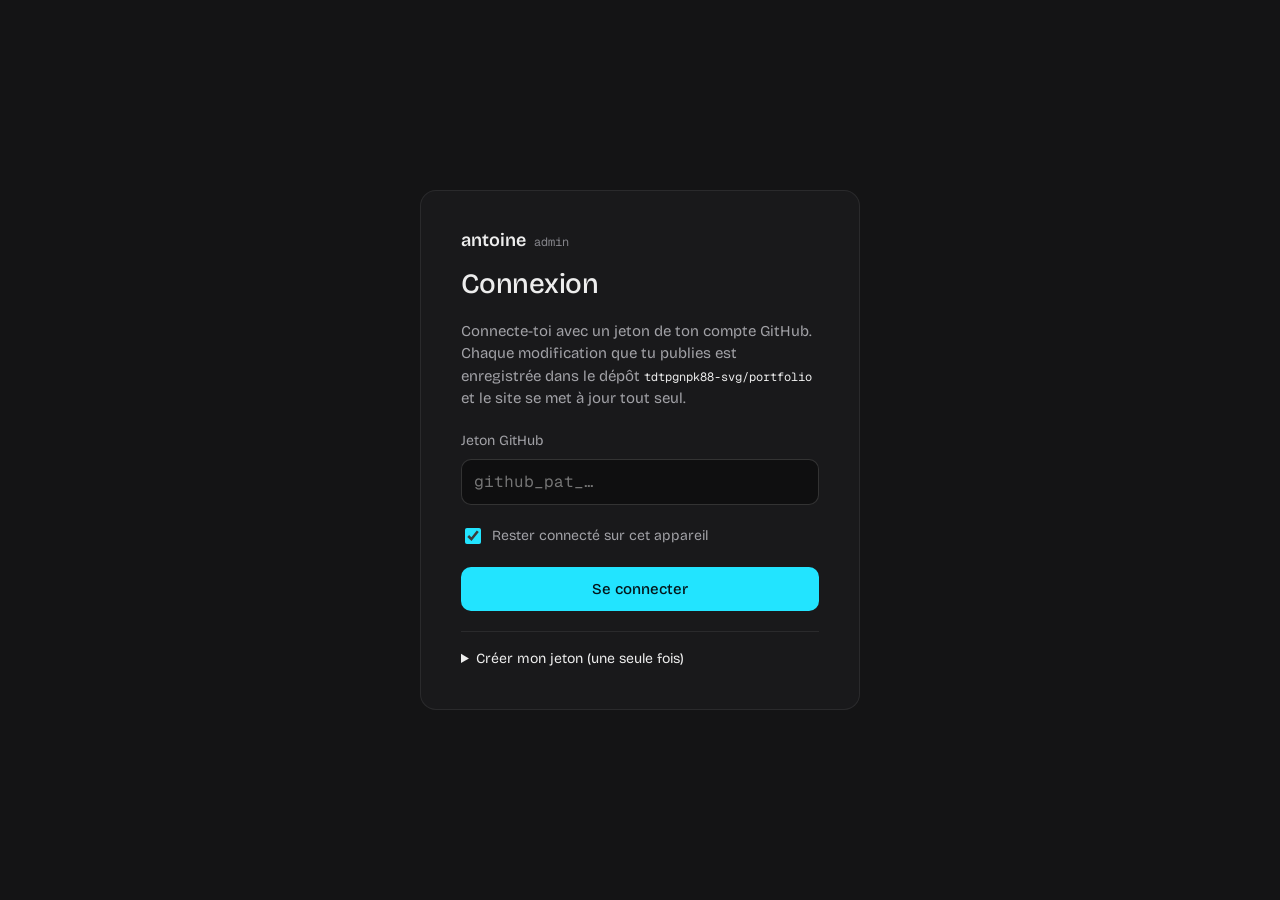
<file: admin/index.html>
<!doctype html>
<html lang="fr">
<head>
  <meta charset="utf-8">
  <meta name="viewport" content="width=device-width, initial-scale=1">
  <meta name="robots" content="noindex, nofollow">
  <title>Admin · Portfolio</title>
  <meta name="theme-color" content="#141415">
  <link rel="icon" href="../images/favicon.svg" type="image/svg+xml">
  <link rel="preconnect" href="https://fonts.googleapis.com">
  <link rel="preconnect" href="https://fonts.gstatic.com" crossorigin>
  <link href="https://fonts.googleapis.com/css2?family=Bricolage+Grotesque:opsz,wght@12..96,400..600&family=Geist+Mono:wght@400;500&display=swap" rel="stylesheet">
  <link rel="stylesheet" href="admin.css">
</head>
<body>

  <!-- ============ CONNEXION ============ -->
  <main class="login" id="login">
    <form class="login__card" id="login-form" autocomplete="off">
      <p class="login__brand">antoine <span class="mono">admin</span></p>
      <h1 class="login__title">Connexion</h1>
      <p class="login__text">
        Connecte-toi avec un jeton de ton compte GitHub. Chaque modification que tu
        publies est enregistrée dans le dépôt <span class="mono" id="repo-name"></span>
        et le site se met à jour tout seul.
      </p>

      <label class="field">
        <span class="field__label">Jeton GitHub</span>
        <input class="input mono" id="token" type="password" spellcheck="false" placeholder="github_pat_…" required>
      </label>

      <label class="check">
        <input type="checkbox" id="remember" checked>
        <span>Rester connecté sur cet appareil</span>
      </label>

      <button class="btn btn--primary btn--block" type="submit" id="login-btn">Se connecter</button>
      <p class="login__error" id="login-error" role="alert" hidden></p>

      <details class="help">
        <summary>Créer mon jeton (une seule fois)</summary>
        <ol>
          <li>Ouvre <a id="token-link" href="https://github.com/settings/personal-access-tokens/new" target="_blank" rel="noopener">github.com › Settings › Fine-grained tokens</a>.</li>
          <li>Donne-lui un nom (par exemple « Admin portfolio ») et une date d'expiration.</li>
          <li>Dans <strong>Repository access</strong>, choisis <em>Only select repositories</em> puis ton dépôt <span class="mono" id="repo-name-2"></span>.</li>
          <li>Dans <strong>Permissions</strong>, règle <em>Contents</em> sur <strong>Read and write</strong>. Rien d'autre.</li>
          <li>Clique sur <em>Generate token</em>, copie le jeton et colle-le ici.</li>
        </ol>
        <p>Le jeton reste uniquement dans ce navigateur. Ne le partage avec personne : il permet de modifier ton site.</p>
      </details>
    </form>
  </main>

  <!-- ============ PANEL ============ -->
  <div class="app" id="app" hidden>
    <header class="topbar">
      <div class="topbar__inner">
        <p class="topbar__brand">antoine <span class="mono">admin</span></p>
        <nav class="topbar__nav" aria-label="Sections du panel">
          <a href="#creations">Créations</a>
          <a href="#chaine">Chaîne</a>
          <a href="#textes">Textes</a>
          <a href="#contact">Contact</a>
        </nav>
        <div class="topbar__actions">
          <a class="btn btn--ghost btn--sm" id="site-link" href="../" target="_blank" rel="noopener">Voir le site</a>
          <button class="btn btn--ghost btn--sm" id="logout" type="button">Déconnexion</button>
        </div>
      </div>
    </header>

    <main class="panel">
      <!-- Créations -->
      <section class="block" id="creations">
        <header class="block__head">
          <h2 class="block__title">Créations</h2>
          <p class="block__text">L'ordre ici est celui de la galerie. La 1re bannière, la 1re PDP et les 3 premières miniatures apparaissent aussi en haut du site, et la 2e PDP dans l'offre.</p>
        </header>

        <!-- Ajout -->
        <div class="add" id="add">
          <label class="drop" id="drop">
            <input type="file" id="file" accept="image/png,image/jpeg,image/webp,image/gif" hidden>
            <svg class="icon" viewBox="0 0 24 24" aria-hidden="true"><path d="M12 16V4M7 9l5-5 5 5M4 16v2a2 2 0 0 0 2 2h12a2 2 0 0 0 2-2v-2"/></svg>
            <span class="drop__title">Ajouter une création</span>
            <span class="drop__text">Glisse une image ici ou clique pour la choisir · PNG, JPG, WebP</span>
          </label>

          <form class="add__form" id="add-form" hidden>
            <div class="add__preview"><img id="add-img" alt=""></div>
            <div class="add__fields">
              <label class="field">
                <span class="field__label">Titre</span>
                <input class="input" id="add-title" required maxlength="80">
              </label>
              <label class="field">
                <span class="field__label">Catégorie</span>
                <select class="input" id="add-cat"></select>
              </label>
              <p class="add__meta mono" id="add-meta"></p>
              <div class="add__actions">
                <button class="btn btn--primary" type="submit">Ajouter en haut de la galerie</button>
                <button class="btn btn--ghost" type="button" id="add-cancel">Annuler</button>
              </div>
            </div>
          </form>
        </div>

        <div class="toolbar">
          <div class="chips" id="chips" role="group" aria-label="Filtrer la liste"></div>
        </div>

        <ol class="list" id="list"></ol>
        <p class="empty" id="list-empty" hidden>Aucune création dans cette catégorie.</p>
      </section>

      <!-- Chaîne -->
      <section class="block" id="chaine">
        <header class="block__head">
          <h2 class="block__title">Ta chaîne</h2>
          <p class="block__text">L'aperçu en haut du site. Sans image choisie ici, il prend la 1re PDP et la 1re bannière de tes créations.</p>
        </header>
        <div class="form" id="form-chaine"></div>
        <div class="pickers" id="pickers-chaine"></div>

        <h3 class="block__sub">Vidéos de l'aperçu</h3>
        <p class="block__text">Sans miniature choisie ici, l'aperçu prend les 3 premières miniatures de tes créations.</p>
        <div class="videos" id="videos-chaine"></div>
      </section>

      <!-- Offre -->
      <section class="block" id="offre">
        <header class="block__head">
          <h2 class="block__title">Offre</h2>
          <p class="block__text">L'image ronde à côté de « Ta première PDP offerte ».</p>
        </header>
        <div class="pickers" id="pickers-offre"></div>
      </section>

      <!-- Textes -->
      <section class="block" id="textes">
        <header class="block__head">
          <h2 class="block__title">Textes</h2>
          <p class="block__text">Laisse un champ vide pour garder le texte d'origine.</p>
        </header>
        <div class="form" id="form-textes"></div>
      </section>

      <!-- Contact -->
      <section class="block" id="contact">
        <header class="block__head">
          <h2 class="block__title">Contact</h2>
          <p class="block__text">Laisse un champ vide pour masquer la carte correspondante sur le site.</p>
        </header>
        <div class="form" id="form-contact"></div>
      </section>
    </main>

    <!-- Barre de publication -->
    <div class="publish" id="publish">
      <div class="publish__inner">
        <p class="publish__status" id="status" role="status">Tout est publié</p>
        <div class="publish__actions">
          <button class="btn btn--ghost" type="button" id="discard" disabled>Annuler les modifications</button>
          <button class="btn btn--primary" type="button" id="publish-btn" disabled>Publier</button>
        </div>
      </div>
    </div>
  </div>

  <script src="admin.js" defer></script>
</body>
</html>
</file>
<file: admin/admin.css>
/* Panel admin — mêmes couleurs et polices que le site */
:root {
  --accent: #22e4ff;
  --accent-ink: #04161b;
  --bg-deep: #0f0f10;
  --bg: #141415;
  --card: #19191b;
  --raised: #232325;
  --raised-2: #2b2b2e;
  --line: rgb(237 237 237 / .08);
  --line-strong: rgb(237 237 237 / .16);
  --text: #ededed;
  --text-2: #a1a1a6;
  --text-3: #85858b;
  --ok: #4cc38a;
  --danger: #e5484d;
  --r-sm: 6px;
  --r: 10px;
  --r-card: 16px;
  --font: "Bricolage Grotesque", system-ui, -apple-system, "Segoe UI", Roboto, sans-serif;
  --mono: "Geist Mono", ui-monospace, "Cascadia Mono", Consolas, monospace;
  --ease: cubic-bezier(.22, 1, .36, 1);
  --fast: 160ms;
}

*, *::before, *::after { box-sizing: border-box; }
html { -webkit-text-size-adjust: 100%; scroll-behavior: smooth; scroll-padding-top: 80px; }
body {
  margin: 0;
  background: var(--bg);
  color: var(--text);
  font-family: var(--font);
  font-size: 15px;
  line-height: 1.5;
  -webkit-font-smoothing: antialiased;
}
img, svg { display: block; max-width: 100%; }
a { color: inherit; }
button, input, select, textarea { font: inherit; color: inherit; }
h1, h2, p { margin: 0; }
[hidden] { display: none !important; }

.mono { font-family: var(--mono); font-size: 12px; font-variant-numeric: tabular-nums; color: var(--text-3); }
.icon {
  width: 18px; height: 18px; flex: none;
  fill: none; stroke: currentColor; stroke-width: 1.5;
  stroke-linecap: round; stroke-linejoin: round;
}
:focus-visible { outline: 2px solid var(--accent); outline-offset: 2px; border-radius: var(--r-sm); }

/* ---------- Boutons ---------- */
.btn {
  display: inline-flex; align-items: center; justify-content: center; gap: 8px;
  height: 44px; padding: 0 16px;
  border-radius: var(--r);
  border: 1px solid transparent;
  background: none;
  font-size: 15px; font-weight: 500;
  cursor: pointer;
  text-decoration: none;
  white-space: nowrap;
  transition: background-color var(--fast) var(--ease), border-color var(--fast) var(--ease), color var(--fast) var(--ease), transform var(--fast) var(--ease);
}
.btn:active:not(:disabled) { transform: scale(.98); }
.btn:disabled { opacity: .45; cursor: not-allowed; }
.btn--primary { background: var(--accent); color: var(--accent-ink); }
.btn--primary:hover:not(:disabled) { background: #6eedff; }
.btn--ghost { border-color: var(--line); color: var(--text-2); }
.btn--ghost:hover:not(:disabled) { color: var(--text); border-color: var(--line-strong); background: var(--raised); }
.btn--sm { height: 36px; padding: 0 12px; font-size: 14px; }
.btn--block { width: 100%; }

.icon-btn {
  width: 36px; height: 36px;
  display: grid; place-content: center;
  border-radius: 8px;
  border: 1px solid transparent;
  background: none;
  color: var(--text-3);
  cursor: pointer;
  transition: background-color var(--fast) var(--ease), color var(--fast) var(--ease);
}
.icon-btn:hover:not(:disabled) { background: var(--raised); color: var(--text); }
.icon-btn:disabled { opacity: .3; cursor: default; }
.icon-btn--danger:hover:not(:disabled) { color: var(--danger); }

/* ---------- Champs ---------- */
.field { display: grid; gap: 8px; }
.field__label { font-size: 14px; color: var(--text-2); }
.field__help { font-size: 13px; color: var(--text-3); }
.input {
  width: 100%;
  min-height: 44px;
  padding: 10px 12px;
  background: var(--bg-deep);
  border: 1px solid var(--line-strong);
  border-radius: var(--r);
  font-size: 16px; /* évite le zoom auto sur iPhone */
  transition: border-color var(--fast) var(--ease);
}
.input:hover { border-color: rgb(237 237 237 / .24); }
.input:focus { outline: none; border-color: var(--accent); }
textarea.input { min-height: 112px; resize: vertical; line-height: 1.5; }
select.input { appearance: none; padding-right: 36px;
  background-image: url("data:image/svg+xml,%3Csvg xmlns='http://www.w3.org/2000/svg' viewBox='0 0 24 24' fill='none' stroke='%23a1a1a6' stroke-width='1.5' stroke-linecap='round' stroke-linejoin='round'%3E%3Cpath d='m6 9 6 6 6-6'/%3E%3C/svg%3E");
  background-repeat: no-repeat; background-position: right 12px center; background-size: 16px;
}
.check { display: flex; align-items: center; gap: 8px; font-size: 14px; color: var(--text-2); cursor: pointer; }
.check input { width: 16px; height: 16px; accent-color: var(--accent); }

/* ---------- Connexion ---------- */
.login { min-height: 100svh; display: grid; place-items: center; padding: 24px 16px; }
.login__card {
  width: 100%; max-width: 440px;
  display: grid; gap: 20px;
  padding: 32px 24px;
  background: var(--card);
  border: 1px solid var(--line);
  border-radius: var(--r-card);
}
@media (min-width: 560px) { .login__card { padding: 40px; } }
.login__brand, .topbar__brand { font-size: 18px; font-weight: 600; line-height: 1; }
.login__brand .mono, .topbar__brand .mono { margin-left: 4px; font-weight: 400; }
.login__title { font-size: 28px; font-weight: 500; line-height: 1.1; letter-spacing: -0.02em; }
.login__text { color: var(--text-2); }
.login__text .mono { color: var(--text); }
.login__error { color: var(--danger); font-size: 14px; }

.help { border-top: 1px solid var(--line); padding-top: 16px; font-size: 14px; color: var(--text-2); }
.help summary { cursor: pointer; color: var(--text); }
.help ol { margin: 12px 0; padding-left: 20px; display: grid; gap: 8px; }
.help em { font-style: normal; color: var(--text); }
.help strong { font-weight: 500; color: var(--text); }
.help a { color: var(--text); text-underline-offset: 3px; }

/* ---------- Barre du haut ---------- */
.topbar {
  position: sticky; top: 0; z-index: 20;
  background: rgb(20 20 21 / .9);
  backdrop-filter: blur(12px); -webkit-backdrop-filter: blur(12px);
  border-bottom: 1px solid var(--line);
}
.topbar__inner {
  max-width: 960px; margin: 0 auto;
  min-height: 64px; padding: 12px 16px;
  display: flex; align-items: center; gap: 16px; flex-wrap: wrap;
}
.topbar__nav { display: flex; gap: 20px; order: 3; width: 100%; font-size: 14px; color: var(--text-2); }
.topbar__nav a { text-decoration: none; transition: color var(--fast) var(--ease); }
.topbar__nav a:hover { color: var(--text); }
.topbar__actions { margin-left: auto; display: flex; gap: 8px; }
@media (min-width: 720px) {
  .topbar__inner { padding: 0 24px; flex-wrap: nowrap; }
  .topbar__nav { order: 0; width: auto; margin-left: 24px; }
}

/* ---------- Contenu ---------- */
.panel { max-width: 960px; margin: 0 auto; padding: 32px 16px 160px; display: grid; gap: 64px; }
@media (min-width: 720px) { .panel { padding: 48px 24px 160px; } }

.block__head { margin-bottom: 24px; }
.block__title { font-size: 24px; font-weight: 500; line-height: 1.2; letter-spacing: -0.01em; }
.block__text { margin-top: 8px; color: var(--text-2); max-width: 40rem; }

.form { display: grid; gap: 20px; max-width: 640px; }

/* ---------- Ajout ---------- */
.add { margin-bottom: 24px; }
.drop {
  display: grid; justify-items: center; gap: 8px;
  padding: 32px 16px;
  text-align: center;
  border: 1px dashed var(--line-strong);
  border-radius: var(--r-card);
  background: var(--card);
  color: var(--text-2);
  cursor: pointer;
  transition: border-color var(--fast) var(--ease), background-color var(--fast) var(--ease);
}
.drop:hover, .drop.is-over { border-color: var(--accent); background: var(--raised); }
.drop .icon { width: 24px; height: 24px; color: var(--text-3); }
.drop__title { color: var(--text); font-weight: 500; }
.drop__text { font-size: 13px; color: var(--text-3); }

.add__form {
  display: grid; gap: 20px;
  padding: 16px;
  background: var(--card);
  border: 1px solid var(--line);
  border-radius: var(--r-card);
}
@media (min-width: 720px) { .add__form { grid-template-columns: 240px 1fr; padding: 20px; } }
.add__preview {
  border-radius: var(--r);
  overflow: hidden;
  background: var(--bg-deep);
  display: grid; place-items: center;
  align-self: start;
}
.add__preview img { max-height: 240px; width: auto; }
.add__fields { display: grid; gap: 16px; align-content: start; }
.add__actions { display: flex; flex-wrap: wrap; gap: 8px; }

/* ---------- Liste ---------- */
.toolbar { margin-bottom: 12px; }
.chips { display: flex; gap: 8px; overflow-x: auto; scrollbar-width: none; }
.chips::-webkit-scrollbar { display: none; }
.chip {
  flex: none;
  display: inline-flex; align-items: center; gap: 8px;
  height: 36px; padding: 0 12px;
  border-radius: 8px;
  border: 1px solid var(--line);
  background: none;
  color: var(--text-2);
  font-size: 14px;
  cursor: pointer;
  transition: color var(--fast) var(--ease), background-color var(--fast) var(--ease), border-color var(--fast) var(--ease);
}
.chip:hover { color: var(--text); border-color: var(--line-strong); }
.chip.is-active { background: var(--raised); border-color: var(--line-strong); color: var(--text); }

.list { margin: 0; padding: 0; list-style: none; display: grid; gap: 8px; }
.item {
  display: grid;
  grid-template-columns: 72px minmax(0, 1fr);
  gap: 12px;
  padding: 12px;
  background: var(--card);
  border: 1px solid var(--line);
  border-radius: var(--r-card);
  transition: border-color var(--fast) var(--ease);
}
.item.is-new { border-color: rgb(34 228 255 / .35); }
.item__thumb {
  width: 72px; height: 72px;
  border-radius: var(--r);
  overflow: hidden;
  background: var(--raised);
}
.item__thumb img { width: 100%; height: 100%; object-fit: cover; }
.item__fields { display: grid; gap: 8px; min-width: 0; }
.item__row { display: grid; grid-template-columns: minmax(0, 1fr); gap: 8px; }
.item__fields .input { min-height: 40px; padding: 8px 12px; }
.item__meta { display: flex; flex-wrap: wrap; gap: 4px 12px; }
.item__meta .badge { color: var(--accent); }
.item__actions {
  grid-column: 1 / -1;
  display: flex; align-items: center; gap: 4px;
  border-top: 1px solid var(--line);
  padding-top: 8px;
}
.item__actions .icon-btn--danger { margin-left: auto; }
.item__rank { min-width: 32px; }

@media (min-width: 720px) {
  .item { grid-template-columns: 88px minmax(0, 1fr) auto; align-items: center; padding: 12px 12px 12px 12px; }
  .item__thumb { width: 88px; height: 88px; }
  .item__row { grid-template-columns: minmax(0, 1fr) 176px; }
  .item__actions { grid-column: auto; border: 0; padding: 0; }
  .item__actions .icon-btn--danger { margin-left: 8px; }
}

.empty { padding: 32px 0; text-align: center; color: var(--text-3); }

/* ---------- Barre de publication ---------- */
.publish {
  position: fixed; inset: auto 0 0 0; z-index: 30;
  background: rgb(15 15 16 / .94);
  backdrop-filter: blur(12px); -webkit-backdrop-filter: blur(12px);
  border-top: 1px solid var(--line);
  padding-bottom: env(safe-area-inset-bottom);
}
.publish__inner {
  max-width: 960px; margin: 0 auto;
  padding: 12px 16px;
  display: flex; flex-wrap: wrap; align-items: center; gap: 8px 16px;
}
@media (min-width: 720px) { .publish__inner { padding: 16px 24px; } }
.publish__status { font-size: 14px; color: var(--text-2); flex: 1 1 200px; }
.publish__status.is-dirty { color: var(--text); }
.publish__status.is-ok { color: var(--ok); }
.publish__status.is-error { color: var(--danger); }
.publish__status a { color: inherit; }
.publish__actions { display: flex; gap: 8px; flex: 1 1 auto; justify-content: flex-end; }
@media (max-width: 479px) {
  .publish__actions .btn { flex: 1; padding: 0 12px; }
}

@media (prefers-reduced-motion: reduce) {
  *, *::before, *::after { transition-duration: .01ms !important; }
  html { scroll-behavior: auto; }
}

/* ---------- Choix d'image (PDP de la chaîne, bannière, offre) ---------- */
.pickers { display: grid; gap: 12px; margin-top: 24px; max-width: 640px; }
@media (min-width: 720px) { .pickers { grid-template-columns: 200px minmax(0, 1fr); } }
.pickers:empty { display: none; }
.picker {
  display: grid; gap: 12px; align-content: start;
  padding: 16px;
  background: var(--card);
  border: 1px solid var(--line);
  border-radius: var(--r-card);
}
.picker.is-new { border-color: rgb(34 228 255 / .35); }
.picker__label { font-size: 14px; color: var(--text-2); }
.picker__preview {
  display: grid; place-items: center;
  background: var(--raised);
  overflow: hidden;
}
.picker__preview--rond { width: 96px; height: 96px; border-radius: 50%; }
.picker__preview--banniere { width: 100%; aspect-ratio: 3 / 1; border-radius: var(--r); }
.picker__preview img { width: 100%; height: 100%; object-fit: cover; }
.picker__defaut { padding: 8px; font-size: 12px; line-height: 16px; text-align: center; color: var(--text-3); }
.picker__meta { min-height: 16px; }
.picker__actions { display: flex; flex-wrap: wrap; gap: 8px; }

/* ---------- Vidéos de l'aperçu ---------- */
.block__sub { margin-top: 40px; font-size: 18px; font-weight: 500; line-height: 24px; }
.videos { display: grid; gap: 12px; margin-top: 16px; }
@media (min-width: 720px) { .videos { grid-template-columns: repeat(3, minmax(0, 1fr)); } }
.picker__preview--miniature { width: 100%; aspect-ratio: 16 / 9; border-radius: var(--r); }
</file>
